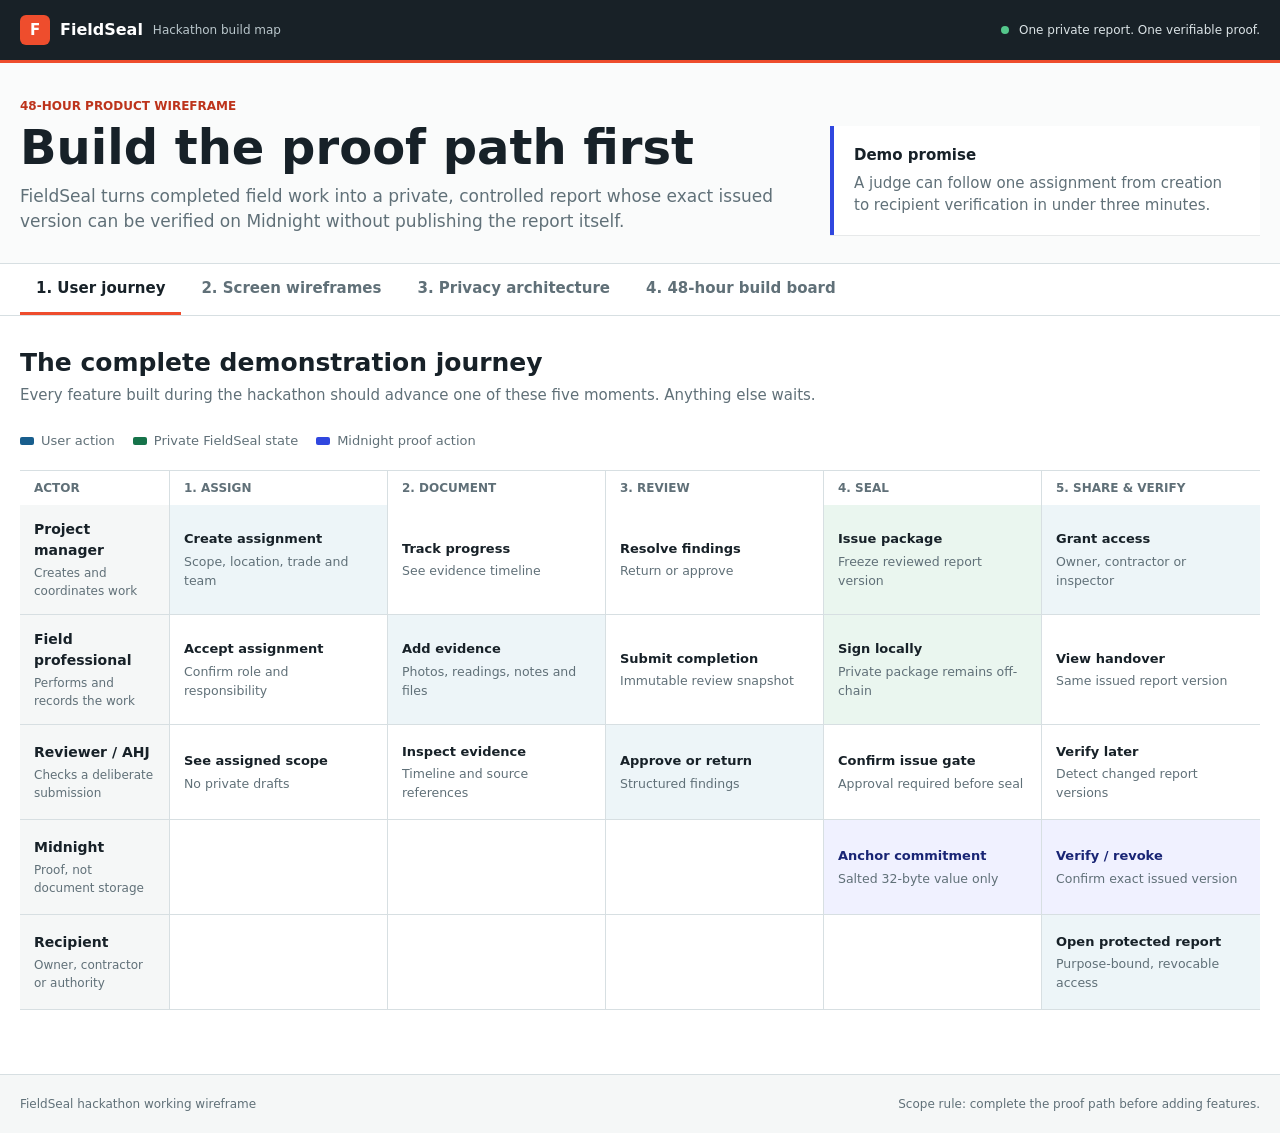
<file: docs/fieldseal-hackathon-wireframe.html>
<!doctype html>
<html lang="en">
<head>
  <meta charset="utf-8">
  <meta name="viewport" content="width=device-width, initial-scale=1">
  <meta name="description" content="FieldSeal hackathon product wireframe and 48-hour build board.">
  <title>FieldSeal Hackathon Wireframe</title>
  <style>
    :root {
      --ink: #172128;
      --muted: #607078;
      --line: #d7dfe2;
      --paper: #ffffff;
      --soft: #f5f7f7;
      --soft-blue: #edf5f8;
      --soft-green: #eaf6ef;
      --soft-amber: #fff4df;
      --brand: #ee4d2d;
      --brand-dark: #bd331b;
      --blue: #185e8d;
      --green: #16734a;
      --amber: #9b6208;
      --midnight: #3047df;
      --charcoal: #182127;
      --max: 1240px;
    }

    * { box-sizing: border-box; }

    html {
      scroll-behavior: smooth;
      background: var(--paper);
    }

    body {
      margin: 0;
      color: var(--ink);
      background: var(--paper);
      font-family: Inter, ui-sans-serif, system-ui, -apple-system, BlinkMacSystemFont, "Segoe UI", sans-serif;
      font-size: 15px;
      line-height: 1.5;
      letter-spacing: 0;
    }

    button, input { font: inherit; }

    button {
      min-height: 38px;
      border: 1px solid var(--line);
      border-radius: 6px;
      color: var(--ink);
      background: var(--paper);
      cursor: pointer;
    }

    button:hover { border-color: #aebbc0; }
    button:focus-visible, input:focus-visible { outline: 3px solid rgba(24, 94, 141, .24); outline-offset: 2px; }

    .topbar {
      position: sticky;
      top: 0;
      z-index: 20;
      color: #fff;
      background: var(--charcoal);
      border-bottom: 3px solid var(--brand);
    }

    .topbar-inner {
      width: min(var(--max), calc(100% - 32px));
      min-height: 60px;
      margin: 0 auto;
      display: flex;
      align-items: center;
      justify-content: space-between;
      gap: 24px;
    }

    .brand {
      display: flex;
      align-items: center;
      gap: 10px;
      white-space: nowrap;
    }

    .brand-mark {
      width: 30px;
      height: 30px;
      display: grid;
      place-items: center;
      border-radius: 6px;
      color: #fff;
      background: var(--brand);
      font-weight: 800;
    }

    .brand strong { font-size: 16px; }
    .brand span:last-child { color: #bac7cc; font-size: 12px; }

    .top-status {
      display: flex;
      align-items: center;
      gap: 10px;
      color: #dbe3e6;
      font-size: 12px;
      white-space: nowrap;
    }

    .status-dot {
      width: 8px;
      height: 8px;
      border-radius: 50%;
      background: #54c78b;
    }

    .hero {
      border-bottom: 1px solid var(--line);
      background: #fafbfb;
    }

    .hero-inner {
      width: min(var(--max), calc(100% - 32px));
      margin: 0 auto;
      padding: 34px 0 28px;
      display: grid;
      grid-template-columns: minmax(0, 1fr) minmax(300px, 430px);
      gap: 48px;
      align-items: end;
    }

    .eyebrow {
      margin: 0 0 7px;
      color: var(--brand-dark);
      font-size: 12px;
      font-weight: 800;
      text-transform: uppercase;
    }

    h1, h2, h3, p { margin-top: 0; }

    h1 {
      margin-bottom: 10px;
      font-size: clamp(30px, 4vw, 48px);
      line-height: 1.08;
    }

    h2 {
      margin-bottom: 6px;
      font-size: 25px;
      line-height: 1.2;
    }

    h3 {
      margin-bottom: 4px;
      font-size: 17px;
      line-height: 1.3;
    }

    .hero-copy {
      max-width: 760px;
      margin: 0;
      color: var(--muted);
      font-size: 17px;
    }

    .north-star {
      padding: 18px 20px;
      border-left: 4px solid var(--midnight);
      background: var(--paper);
      box-shadow: 0 1px 0 rgba(23, 33, 40, .08);
    }

    .north-star strong { display: block; margin-bottom: 5px; }
    .north-star p { margin: 0; color: var(--muted); }

    .tabs-wrap {
      border-bottom: 1px solid var(--line);
      background: var(--paper);
    }

    .tabs {
      width: min(var(--max), calc(100% - 32px));
      margin: 0 auto;
      display: flex;
      gap: 4px;
      overflow-x: auto;
      scrollbar-width: none;
    }

    .tabs::-webkit-scrollbar { display: none; }

    .tab {
      min-width: max-content;
      padding: 13px 16px;
      border: 0;
      border-bottom: 3px solid transparent;
      border-radius: 0;
      color: var(--muted);
      background: transparent;
      font-weight: 700;
    }

    .tab[aria-selected="true"] {
      color: var(--ink);
      border-bottom-color: var(--brand);
    }

    main {
      width: min(var(--max), calc(100% - 32px));
      margin: 0 auto;
      padding: 32px 0 64px;
    }

    .panel[hidden] { display: none; }
    .section-intro { max-width: 800px; margin-bottom: 24px; color: var(--muted); }

    .legend {
      margin: 0 0 20px;
      display: flex;
      flex-wrap: wrap;
      gap: 8px 18px;
      color: var(--muted);
      font-size: 13px;
    }

    .legend span { display: inline-flex; align-items: center; gap: 7px; }
    .swatch { width: 14px; height: 8px; border-radius: 2px; background: var(--blue); }
    .swatch.private { background: var(--green); }
    .swatch.midnight { background: var(--midnight); }

    .journey {
      border-top: 1px solid var(--line);
      border-bottom: 1px solid var(--line);
      overflow-x: auto;
    }

    .lane {
      min-width: 900px;
      display: grid;
      grid-template-columns: 150px repeat(5, minmax(140px, 1fr));
      border-bottom: 1px solid var(--line);
    }

    .lane:last-child { border-bottom: 0; }
    .lane > div { min-height: 94px; padding: 14px; border-right: 1px solid var(--line); }
    .lane > div:last-child { border-right: 0; }

    .lane-name {
      display: flex;
      flex-direction: column;
      justify-content: center;
      background: var(--soft);
    }

    .lane-name strong { font-size: 14px; }
    .lane-name span { margin-top: 3px; color: var(--muted); font-size: 12px; }

    .event {
      display: flex;
      flex-direction: column;
      justify-content: center;
      gap: 4px;
      background: var(--paper);
    }

    .event.active { background: var(--soft-blue); }
    .event.private { background: var(--soft-green); }
    .event.chain { color: #192575; background: #f0f1ff; }
    .event strong { font-size: 13px; }
    .event small { color: var(--muted); }

    .flow-labels {
      min-width: 900px;
      display: grid;
      grid-template-columns: 150px repeat(5, minmax(140px, 1fr));
      color: var(--muted);
      font-size: 12px;
      font-weight: 700;
      text-transform: uppercase;
    }

    .flow-labels div { padding: 8px 14px; border-right: 1px solid var(--line); }
    .flow-labels div:last-child { border-right: 0; }

    .screen-grid {
      display: grid;
      grid-template-columns: repeat(2, minmax(0, 1fr));
      gap: 22px;
    }

    .screen {
      border: 1px solid var(--line);
      border-radius: 7px;
      background: var(--paper);
      overflow: hidden;
    }

    .screen-head {
      min-height: 64px;
      padding: 13px 16px;
      display: flex;
      align-items: center;
      justify-content: space-between;
      gap: 12px;
      border-bottom: 1px solid var(--line);
      background: var(--soft);
    }

    .screen-head h3 { margin: 0; }
    .screen-head span { color: var(--muted); font-size: 12px; }
    .screen-body { min-height: 300px; padding: 16px; }

    .wire-nav {
      min-height: 36px;
      margin-bottom: 16px;
      display: flex;
      align-items: center;
      gap: 8px;
      border-bottom: 2px solid var(--line);
    }

    .wire-logo { width: 24px; height: 24px; border-radius: 5px; background: var(--brand); }
    .wire-line { height: 10px; border-radius: 2px; background: #dfe5e7; }
    .wire-line.dark { background: #829198; }
    .wire-line.brand { background: #f1a391; }
    .wire-line.w20 { width: 20%; }
    .wire-line.w35 { width: 35%; }
    .wire-line.w50 { width: 50%; }
    .wire-line.w70 { width: 70%; }
    .wire-line.w90 { width: 90%; }

    .wire-title { width: 45%; height: 22px; margin: 6px 0 14px; border-radius: 2px; background: #708089; }
    .wire-row { margin-bottom: 10px; display: flex; gap: 10px; align-items: center; }
    .wire-box { min-height: 58px; flex: 1; padding: 10px; border: 1px solid var(--line); background: #fafbfb; }
    .wire-box.emphasis { border-left: 4px solid var(--brand); background: #fff9f7; }
    .wire-box.private { border-left: 4px solid var(--green); background: var(--soft-green); }
    .wire-box.midnight { border-left: 4px solid var(--midnight); background: #f1f2ff; }

    .wire-button {
      width: 94px;
      height: 30px;
      margin-left: auto;
      border-radius: 5px;
      background: var(--brand);
    }

    .stepper { margin: 14px 0 16px; display: grid; grid-template-columns: repeat(5, 1fr); gap: 6px; }
    .step { height: 6px; background: #dfe5e7; }
    .step.done { background: var(--green); }
    .step.current { background: var(--brand); }

    .screen-note {
      margin: 16px 0 0;
      padding: 10px 12px;
      border-top: 1px solid var(--line);
      color: var(--muted);
      font-size: 12px;
    }

    .privacy-map {
      display: grid;
      grid-template-columns: minmax(0, 1fr) 90px minmax(0, 1fr);
      gap: 22px;
      align-items: center;
    }

    .boundary {
      min-height: 410px;
      padding: 24px;
      border: 1px solid var(--line);
      border-radius: 7px;
    }

    .boundary.private-zone { border-top: 5px solid var(--green); background: #fbfdfc; }
    .boundary.chain-zone { border-top: 5px solid var(--midnight); background: #fbfbff; }
    .boundary ul { margin: 20px 0 0; padding: 0; list-style: none; }
    .boundary li { padding: 10px 0; border-bottom: 1px solid var(--line); }
    .boundary li:last-child { border-bottom: 0; }
    .boundary li::before { margin-right: 8px; color: var(--green); content: "✓"; font-weight: 800; }
    .chain-zone li::before { color: var(--midnight); }

    .boundary-callout {
      margin-top: 22px;
      padding: 12px;
      border-left: 3px solid var(--amber);
      background: var(--soft-amber);
      color: #60420c;
      font-size: 13px;
    }

    .bridge {
      position: relative;
      height: 4px;
      background: var(--midnight);
    }

    .bridge::after {
      position: absolute;
      right: -1px;
      top: -6px;
      width: 0;
      height: 0;
      border-top: 8px solid transparent;
      border-bottom: 8px solid transparent;
      border-left: 12px solid var(--midnight);
      content: "";
    }

    .bridge-label {
      margin-top: 10px;
      color: var(--muted);
      font-size: 11px;
      text-align: center;
    }

    .scope-grid {
      margin-top: 28px;
      display: grid;
      grid-template-columns: repeat(3, minmax(0, 1fr));
      gap: 18px;
    }

    .scope {
      padding: 18px;
      border: 1px solid var(--line);
      border-radius: 7px;
    }

    .scope.must { border-top: 5px solid var(--green); }
    .scope.should { border-top: 5px solid var(--blue); }
    .scope.later { border-top: 5px solid var(--amber); }
    .scope ul { margin: 12px 0 0; padding-left: 18px; }
    .scope li { margin-bottom: 8px; }

    .time-axis {
      margin: 24px 0 0;
      display: grid;
      grid-template-columns: repeat(6, minmax(130px, 1fr));
      gap: 2px;
      overflow-x: auto;
    }

    .phase {
      min-height: 190px;
      padding: 15px;
      border-top: 5px solid var(--blue);
      background: var(--soft-blue);
    }

    .phase:nth-child(4), .phase:nth-child(5) { border-top-color: var(--midnight); background: #f2f3ff; }
    .phase:last-child { border-top-color: var(--brand); background: #fff7f4; }
    .phase strong { display: block; margin-bottom: 5px; }
    .phase time { display: block; margin-bottom: 14px; color: var(--muted); font-size: 12px; }
    .phase p { margin: 0; color: var(--muted); font-size: 13px; }

    .board {
      margin-top: 28px;
      display: grid;
      grid-template-columns: repeat(4, minmax(0, 1fr));
      gap: 18px;
    }

    .workstream {
      border: 1px solid var(--line);
      border-radius: 7px;
      overflow: hidden;
    }

    .workstream h3 { margin: 0; padding: 13px 14px; border-bottom: 1px solid var(--line); background: var(--soft); }

    .check {
      position: relative;
      display: grid;
      grid-template-columns: 20px minmax(0, 1fr);
      gap: 8px;
      align-items: start;
      padding: 11px 13px;
      border-bottom: 1px solid var(--line);
      cursor: pointer;
    }

    .check:last-child { border-bottom: 0; }
    .check input { width: 17px; height: 17px; margin: 2px 0 0; accent-color: var(--green); }
    .check span { color: var(--ink); font-size: 13px; }
    .check input:checked + span { color: var(--muted); text-decoration: line-through; }

    .done-bar {
      margin: 26px 0 0;
      display: grid;
      grid-template-columns: minmax(180px, 260px) minmax(0, 1fr) auto;
      gap: 14px;
      align-items: center;
    }

    .progress-track { height: 10px; border-radius: 5px; background: #e1e6e8; overflow: hidden; }
    .progress-fill { width: 0; height: 100%; background: var(--green); transition: width .2s ease; }
    #progressText { min-width: 42px; color: var(--muted); font-variant-numeric: tabular-nums; }

    .demo-gate {
      margin-top: 28px;
      padding: 20px;
      border-left: 5px solid var(--brand);
      background: #fff8f5;
    }

    .demo-gate ol { margin: 12px 0 0; padding-left: 22px; }
    .demo-gate li { margin-bottom: 8px; }

    footer {
      border-top: 1px solid var(--line);
      background: var(--soft);
    }

    .footer-inner {
      width: min(var(--max), calc(100% - 32px));
      margin: 0 auto;
      padding: 20px 0;
      display: flex;
      justify-content: space-between;
      gap: 20px;
      color: var(--muted);
      font-size: 12px;
    }

    @media (max-width: 900px) {
      .hero-inner, .privacy-map { grid-template-columns: 1fr; }
      .hero-inner { gap: 20px; }
      .bridge { width: 4px; height: 60px; margin: 0 auto; }
      .bridge::after { right: -6px; top: auto; bottom: -1px; border-top: 12px solid var(--midnight); border-right: 8px solid transparent; border-left: 8px solid transparent; border-bottom: 0; }
      .screen-grid, .scope-grid, .board { grid-template-columns: 1fr 1fr; }
    }

    @media (max-width: 620px) {
      .topbar-inner { align-items: flex-start; padding: 12px 0; }
      .brand span:last-child, .top-status span:last-child { display: none; }
      .screen-grid, .scope-grid, .board { grid-template-columns: 1fr; }
      .screen-body { min-height: 260px; }
      .wire-row { align-items: stretch; flex-direction: column; }
      .wire-button { margin-left: 0; }
      .done-bar { grid-template-columns: 1fr; }
      .footer-inner { flex-direction: column; }
    }
  </style>
</head>
<body>
  <div class="topbar">
    <div class="topbar-inner">
      <div class="brand">
        <span class="brand-mark">F</span>
        <strong>FieldSeal</strong>
        <span>Hackathon build map</span>
      </div>
      <div class="top-status"><span class="status-dot"></span><span>One private report. One verifiable proof.</span></div>
    </div>
  </div>

  <header class="hero">
    <div class="hero-inner">
      <div>
        <p class="eyebrow">48-hour product wireframe</p>
        <h1>Build the proof path first</h1>
        <p class="hero-copy">FieldSeal turns completed field work into a private, controlled report whose exact issued version can be verified on Midnight without publishing the report itself.</p>
      </div>
      <aside class="north-star">
        <strong>Demo promise</strong>
        <p>A judge can follow one assignment from creation to recipient verification in under three minutes.</p>
      </aside>
    </div>
  </header>

  <div class="tabs-wrap">
    <nav class="tabs" aria-label="Wireframe sections">
      <button class="tab" type="button" role="tab" aria-selected="true" aria-controls="journeyPanel" id="journeyTab">1. User journey</button>
      <button class="tab" type="button" role="tab" aria-selected="false" aria-controls="screensPanel" id="screensTab">2. Screen wireframes</button>
      <button class="tab" type="button" role="tab" aria-selected="false" aria-controls="privacyPanel" id="privacyTab">3. Privacy architecture</button>
      <button class="tab" type="button" role="tab" aria-selected="false" aria-controls="buildPanel" id="buildTab">4. 48-hour build board</button>
    </nav>
  </div>

  <main>
    <section class="panel" id="journeyPanel" role="tabpanel" aria-labelledby="journeyTab">
      <h2>The complete demonstration journey</h2>
      <p class="section-intro">Every feature built during the hackathon should advance one of these five moments. Anything else waits.</p>
      <div class="legend" aria-label="Journey legend">
        <span><i class="swatch"></i>User action</span>
        <span><i class="swatch private"></i>Private FieldSeal state</span>
        <span><i class="swatch midnight"></i>Midnight proof action</span>
      </div>
      <div class="journey">
        <div class="flow-labels" aria-hidden="true">
          <div>Actor</div><div>1. Assign</div><div>2. Document</div><div>3. Review</div><div>4. Seal</div><div>5. Share &amp; verify</div>
        </div>
        <div class="lane">
          <div class="lane-name"><strong>Project manager</strong><span>Creates and coordinates work</span></div>
          <div class="event active"><strong>Create assignment</strong><small>Scope, location, trade and team</small></div>
          <div class="event"><strong>Track progress</strong><small>See evidence timeline</small></div>
          <div class="event"><strong>Resolve findings</strong><small>Return or approve</small></div>
          <div class="event private"><strong>Issue package</strong><small>Freeze reviewed report version</small></div>
          <div class="event active"><strong>Grant access</strong><small>Owner, contractor or inspector</small></div>
        </div>
        <div class="lane">
          <div class="lane-name"><strong>Field professional</strong><span>Performs and records the work</span></div>
          <div class="event"><strong>Accept assignment</strong><small>Confirm role and responsibility</small></div>
          <div class="event active"><strong>Add evidence</strong><small>Photos, readings, notes and files</small></div>
          <div class="event"><strong>Submit completion</strong><small>Immutable review snapshot</small></div>
          <div class="event private"><strong>Sign locally</strong><small>Private package remains off-chain</small></div>
          <div class="event"><strong>View handover</strong><small>Same issued report version</small></div>
        </div>
        <div class="lane">
          <div class="lane-name"><strong>Reviewer / AHJ</strong><span>Checks a deliberate submission</span></div>
          <div class="event"><strong>See assigned scope</strong><small>No private drafts</small></div>
          <div class="event"><strong>Inspect evidence</strong><small>Timeline and source references</small></div>
          <div class="event active"><strong>Approve or return</strong><small>Structured findings</small></div>
          <div class="event"><strong>Confirm issue gate</strong><small>Approval required before seal</small></div>
          <div class="event"><strong>Verify later</strong><small>Detect changed report versions</small></div>
        </div>
        <div class="lane">
          <div class="lane-name"><strong>Midnight</strong><span>Proof, not document storage</span></div>
          <div class="event"></div>
          <div class="event"></div>
          <div class="event"></div>
          <div class="event chain"><strong>Anchor commitment</strong><small>Salted 32-byte value only</small></div>
          <div class="event chain"><strong>Verify / revoke</strong><small>Confirm exact issued version</small></div>
        </div>
        <div class="lane">
          <div class="lane-name"><strong>Recipient</strong><span>Owner, contractor or authority</span></div>
          <div class="event"></div>
          <div class="event"></div>
          <div class="event"></div>
          <div class="event"></div>
          <div class="event active"><strong>Open protected report</strong><small>Purpose-bound, revocable access</small></div>
        </div>
      </div>
    </section>

    <section class="panel" id="screensPanel" role="tabpanel" aria-labelledby="screensTab" hidden>
      <h2>Six screens to finish</h2>
      <p class="section-intro">These are the only screens needed for a convincing end-to-end demo. Reuse the current FieldSeal styling and keep each state sparse.</p>
      <div class="screen-grid">
        <article class="screen">
          <div class="screen-head"><div><h3>01 Manager overview</h3><span>Start and monitor work</span></div><span>Role: manager</span></div>
          <div class="screen-body">
            <div class="wire-nav"><i class="wire-logo"></i><i class="wire-line dark w20"></i><i class="wire-button"></i></div>
            <div class="wire-title"></div>
            <div class="wire-row"><div class="wire-box"><i class="wire-line dark w50"></i><br><i class="wire-line w35"></i></div><div class="wire-box"><i class="wire-line dark w50"></i><br><i class="wire-line w35"></i></div></div>
            <div class="wire-row"><div class="wire-box emphasis"><i class="wire-line dark w35"></i><br><i class="wire-line w90"></i><br><i class="wire-line w70"></i></div></div>
            <p class="screen-note">Primary action: create assignment. Show open, in review and completed work.</p>
          </div>
        </article>

        <article class="screen">
          <div class="screen-head"><div><h3>02 Assignment</h3><span>Five-step field workflow</span></div><span>Role: professional</span></div>
          <div class="screen-body">
            <div class="wire-nav"><i class="wire-logo"></i><i class="wire-line dark w20"></i></div>
            <div class="stepper"><i class="step current"></i><i class="step"></i><i class="step"></i><i class="step"></i><i class="step"></i></div>
            <div class="wire-row"><div class="wire-box"><i class="wire-line dark w35"></i><br><i class="wire-line w70"></i></div><div class="wire-box emphasis"><i class="wire-line brand w35"></i><br><i class="wire-line dark w70"></i><br><i class="wire-line w90"></i></div></div>
            <div class="wire-row"><i class="wire-button"></i></div>
            <p class="screen-note">Steps: brief, plan, execute, inspect, issue. Always show previous / next controls.</p>
          </div>
        </article>

        <article class="screen">
          <div class="screen-head"><div><h3>03 Evidence capture</h3><span>Timestamped private records</span></div><span>Role: work team</span></div>
          <div class="screen-body">
            <div class="wire-nav"><i class="wire-logo"></i><i class="wire-line dark w20"></i></div>
            <div class="wire-title"></div>
            <div class="wire-row"><div class="wire-box private"><i class="wire-line dark w50"></i><br><i class="wire-line w90"></i><br><i class="wire-line w70"></i></div></div>
            <div class="wire-row"><div class="wire-box"><i class="wire-line dark w35"></i><br><i class="wire-line w50"></i></div><div class="wire-box"><i class="wire-line dark w35"></i><br><i class="wire-line w50"></i></div></div>
            <p class="screen-note">Keep files and personal data private. Preserve who added each record and when.</p>
          </div>
        </article>

        <article class="screen">
          <div class="screen-head"><div><h3>04 Review gate</h3><span>Approve or return</span></div><span>Role: reviewer / AHJ</span></div>
          <div class="screen-body">
            <div class="wire-nav"><i class="wire-logo"></i><i class="wire-line dark w20"></i></div>
            <div class="wire-title"></div>
            <div class="wire-row"><div class="wire-box emphasis"><i class="wire-line dark w35"></i><br><i class="wire-line w90"></i><br><i class="wire-line w70"></i></div></div>
            <div class="wire-row"><div class="wire-box"><i class="wire-line dark w50"></i></div><div class="wire-box private"><i class="wire-line dark w50"></i></div></div>
            <p class="screen-note">Reviewer sees submitted snapshots, not private drafts. Approval unlocks report issue.</p>
          </div>
        </article>

        <article class="screen">
          <div class="screen-head"><div><h3>05 Archive &amp; sharing</h3><span>Private report packages</span></div><span>Role: manager</span></div>
          <div class="screen-body">
            <div class="wire-nav"><i class="wire-logo"></i><i class="wire-line dark w20"></i></div>
            <div class="wire-title"></div>
            <div class="wire-row"><div class="wire-box private"><i class="wire-line dark w35"></i><br><i class="wire-line w90"></i></div></div>
            <div class="wire-row"><div class="wire-box midnight"><i class="wire-line dark w35"></i><br><i class="wire-line w50"></i></div><i class="wire-button"></i></div>
            <p class="screen-note">Group by customer, job and trade. Show anchor state and recipient access without exposing content.</p>
          </div>
        </article>

        <article class="screen">
          <div class="screen-head"><div><h3>06 Recipient verification</h3><span>Protected report and proof</span></div><span>Role: owner / contractor</span></div>
          <div class="screen-body">
            <div class="wire-nav"><i class="wire-logo"></i><i class="wire-line dark w20"></i></div>
            <div class="wire-title"></div>
            <div class="wire-row"><div class="wire-box private"><i class="wire-line dark w35"></i><br><i class="wire-line w90"></i><br><i class="wire-line w70"></i></div><div class="wire-box midnight"><i class="wire-line dark w50"></i><br><i class="wire-line w70"></i></div></div>
            <div class="wire-row"><i class="wire-button"></i></div>
            <p class="screen-note">Recipient can view the granted report and independently confirm the exact anchored version.</p>
          </div>
        </article>
      </div>
    </section>

    <section class="panel" id="privacyPanel" role="tabpanel" aria-labelledby="privacyTab" hidden>
      <h2>Privacy boundary</h2>
      <p class="section-intro">The hackathon story succeeds only if this separation is obvious in the product, code and pitch.</p>
      <div class="privacy-map">
        <section class="boundary private-zone">
          <p class="eyebrow">Private FieldSeal application</p>
          <h3>Actual work records stay here</h3>
          <ul>
            <li>Customer names and addresses</li>
            <li>Workers, roles and credentials</li>
            <li>Photos, measurements and files</li>
            <li>Plans, findings and report content</li>
            <li>Encrypted package manifest</li>
            <li>Recipient permissions and expiry</li>
          </ul>
          <div class="boundary-callout">AES-256-GCM package encryption and ordinary application access control remain FieldSeal responsibilities.</div>
        </section>

        <div aria-label="Only a salted commitment crosses to Midnight">
          <div class="bridge"></div>
          <div class="bridge-label">salted 32-byte commitment only</div>
        </div>

        <section class="boundary chain-zone">
          <p class="eyebrow">Midnight network</p>
          <h3>Proof state lives here</h3>
          <ul>
            <li>Receipt identifier</li>
            <li>Document commitment</li>
            <li>Anchor transaction state</li>
            <li>Valid / revoked status</li>
            <li>Independent verification result</li>
          </ul>
          <div class="boundary-callout">No report text, personal data, filenames, measurements or customer details belong on-chain.</div>
        </section>
      </div>

      <div class="scope-grid">
        <section class="scope must"><h3>Must demonstrate</h3><ul><li>Private report remains readable only with access</li><li>Same report creates the same verifiable commitment</li><li>Changed report fails verification</li><li>Access can expire or be revoked</li><li>Midnight receipt remains independently checkable</li></ul></section>
        <section class="scope should"><h3>Useful if time permits</h3><ul><li>Recipient QR or share link</li><li>One public synthetic verification page</li><li>US role labels: contractor, field professional, reviewer / AHJ</li><li>Jurisdiction and source-reference placeholders</li><li>Mobile evidence capture polish</li></ul></section>
        <section class="scope later"><h3>Do not build this weekend</h3><ul><li>Billing, subscriptions or marketplaces</li><li>Automated legal conclusions</li><li>Nationwide code or permit engine</li><li>Public worker reputation scores</li><li>Production customer integrations</li><li>Mainnet migration unless required</li></ul></section>
      </div>
    </section>

    <section class="panel" id="buildPanel" role="tabpanel" aria-labelledby="buildTab" hidden>
      <h2>48-hour delivery board</h2>
      <p class="section-intro">Checkboxes are saved in this browser. Use the sequence as the shared source of truth and cut scope before cutting the core demo path.</p>

      <div class="time-axis" aria-label="Hackathon timeline">
        <section class="phase"><strong>Freeze the story</strong><time>Hours 0–4</time><p>Agree on roles, demo fixture, privacy claim and exact three-minute walkthrough.</p></section>
        <section class="phase"><strong>Finish work flow</strong><time>Hours 4–14</time><p>Assignment, team, evidence timeline and completion submission all work end to end.</p></section>
        <section class="phase"><strong>Issue the report</strong><time>Hours 14–22</time><p>Review gate, encrypted package and protected report are reliable.</p></section>
        <section class="phase"><strong>Anchor &amp; verify</strong><time>Hours 22–32</time><p>Commitment is registered, checked and shown without overstating the claim.</p></section>
        <section class="phase"><strong>Share &amp; revoke</strong><time>Hours 32–40</time><p>Recipient link, access duration and verification story are visible.</p></section>
        <section class="phase"><strong>Pitch &amp; submit</strong><time>Hours 40–48</time><p>Responsive QA, video, README, Devpost copy, screenshots and backup demo.</p></section>
      </div>

      <div class="done-bar">
        <strong>Core checklist progress</strong>
        <div class="progress-track" aria-hidden="true"><div class="progress-fill" id="progressFill"></div></div>
        <span id="progressText">0%</span>
      </div>

      <div class="board" id="checklistBoard">
        <section class="workstream">
          <h3>Product &amp; demo</h3>
          <label class="check"><input type="checkbox" data-task="p1"><span>Freeze one US synthetic work scenario</span></label>
          <label class="check"><input type="checkbox" data-task="p2"><span>Confirm five-step user journey and roles</span></label>
          <label class="check"><input type="checkbox" data-task="p3"><span>Prepare judge walkthrough under three minutes</span></label>
          <label class="check"><input type="checkbox" data-task="p4"><span>Capture final screenshots and short video</span></label>
          <label class="check"><input type="checkbox" data-task="p5"><span>Finish Devpost description and credits</span></label>
        </section>

        <section class="workstream">
          <h3>FieldSeal application</h3>
          <label class="check"><input type="checkbox" data-task="a1"><span>Create and assign a work order</span></label>
          <label class="check"><input type="checkbox" data-task="a2"><span>Add timestamped evidence from multiple workers</span></label>
          <label class="check"><input type="checkbox" data-task="a3"><span>Select one professionally responsible person</span></label>
          <label class="check"><input type="checkbox" data-task="a4"><span>Approve completion and issue encrypted report</span></label>
          <label class="check"><input type="checkbox" data-task="a5"><span>Open protected report as recipient</span></label>
        </section>

        <section class="workstream">
          <h3>Midnight proof</h3>
          <label class="check"><input type="checkbox" data-task="m1"><span>Generate canonical salted commitment</span></label>
          <label class="check"><input type="checkbox" data-task="m2"><span>Submit and confirm preprod receipt</span></label>
          <label class="check"><input type="checkbox" data-task="m3"><span>Verify unchanged report successfully</span></label>
          <label class="check"><input type="checkbox" data-task="m4"><span>Demonstrate changed-report failure</span></label>
          <label class="check"><input type="checkbox" data-task="m5"><span>Show revocation without publishing content</span></label>
        </section>

        <section class="workstream">
          <h3>Quality &amp; safety</h3>
          <label class="check"><input type="checkbox" data-task="q1"><span>Run complete workflow smoke test</span></label>
          <label class="check"><input type="checkbox" data-task="q2"><span>Check desktop and mobile layouts</span></label>
          <label class="check"><input type="checkbox" data-task="q3"><span>Confirm no credentials or runtime data in GitHub</span></label>
          <label class="check"><input type="checkbox" data-task="q4"><span>Verify public API returns synthetic safe fields only</span></label>
          <label class="check"><input type="checkbox" data-task="q5"><span>Prepare local fallback if preprod is unavailable</span></label>
        </section>
      </div>

      <section class="demo-gate">
        <h3>Definition of done</h3>
        <ol>
          <li>A manager creates a realistic work order and assigns a team.</li>
          <li>A field professional records evidence and submits completed work.</li>
          <li>A reviewer approves the exact version used to issue the report.</li>
          <li>FieldSeal encrypts the report and anchors only its salted commitment.</li>
          <li>A recipient receives limited access and verifies the report against Midnight.</li>
          <li>The team can explain in one sentence what stays private and what goes on-chain.</li>
        </ol>
      </section>
    </section>
  </main>

  <footer>
    <div class="footer-inner"><span>FieldSeal hackathon working wireframe</span><span>Scope rule: complete the proof path before adding features.</span></div>
  </footer>

  <script>
    (() => {
      const tabs = Array.from(document.querySelectorAll('.tab'));
      const panels = Array.from(document.querySelectorAll('.panel'));

      function selectTab(tab) {
        tabs.forEach((item) => item.setAttribute('aria-selected', String(item === tab)));
        panels.forEach((panel) => { panel.hidden = panel.id !== tab.getAttribute('aria-controls'); });
        history.replaceState(null, '', `#${tab.getAttribute('aria-controls')}`);
      }

      tabs.forEach((tab) => tab.addEventListener('click', () => selectTab(tab)));

      const requestedPanel = location.hash.slice(1);
      const requestedTab = tabs.find((tab) => tab.getAttribute('aria-controls') === requestedPanel);
      if (requestedTab) selectTab(requestedTab);

      const checks = Array.from(document.querySelectorAll('[data-task]'));
      const progressFill = document.getElementById('progressFill');
      const progressText = document.getElementById('progressText');

      function updateProgress() {
        const completed = checks.filter((check) => check.checked).length;
        const percent = checks.length ? Math.round((completed / checks.length) * 100) : 0;
        progressFill.style.width = `${percent}%`;
        progressText.textContent = `${percent}%`;
      }

      checks.forEach((check) => {
        check.checked = localStorage.getItem(`fieldseal-wireframe-${check.dataset.task}`) === '1';
        check.addEventListener('change', () => {
          localStorage.setItem(`fieldseal-wireframe-${check.dataset.task}`, check.checked ? '1' : '0');
          updateProgress();
        });
      });

      updateProgress();
    })();
  </script>
</body>
</html>
</file>
